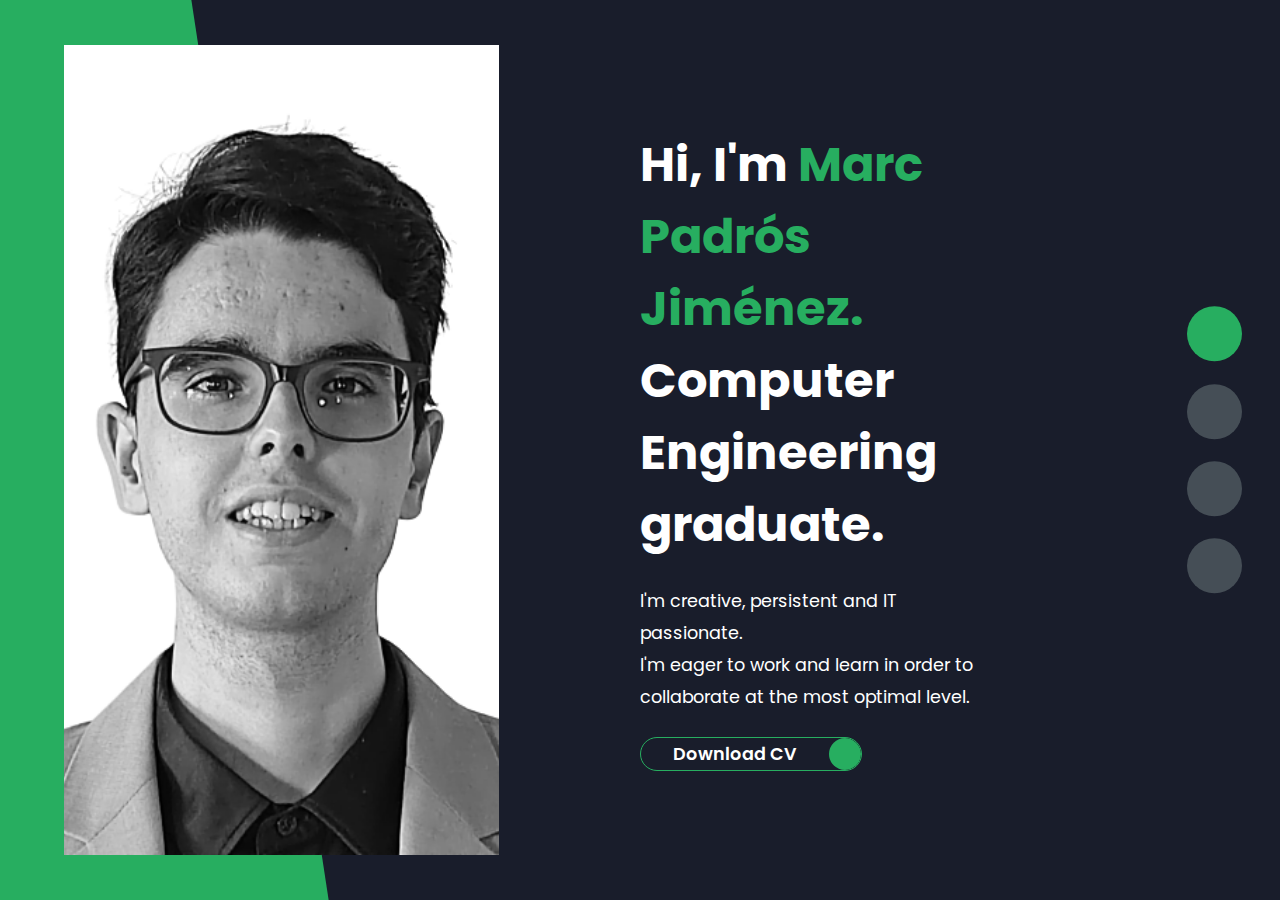
<file: index.html>
<!DOCTYPE html>
<html lang="en">
<head>
    <meta charset="UTF-8">
    <meta http-equiv="X-UA-Compatible" content="IE=edge">
    <meta name="viewport" content="width=device-width, initial-scale=1.0">
    <title>Marc Padrós Jiménez</title>

    <!-- display the icon/ favicon --> <!-- TODO: change logo-->
    <link rel="icon" href="https://png.pngtree.com/png-vector/20190330/ourmid/pngtree-vector-portfolio-icon-png-image_894919.jpg">
   
    <link rel="stylesheet" href="styles/styles.css">
    <link rel="preconnect" href="https://fonts.googleapis.com">
    <link rel="preconnect" href="https://fonts.gstatic.com" crossorigin>
    <link href="https://fonts.googleapis.com/css2?family=Poppins:wght@400;500;600;700;800&display=swap" rel="stylesheet">
    <link rel="stylesheet" href="https://cdnjs.cloudflare.com/ajax/libs/font-awesome/6.4.0/css/all.min.css" integrity="sha512-iecdLmaskl7CVkqkXNQ/ZH/XLlvWZOJyj7Yy7tcenmpD1ypASozpmT/E0iPtmFIB46ZmdtAc9eNBvH0H/ZpiBw==" crossorigin="anonymous" referrerpolicy="no-referrer" />
</head>
<body class="main-content">
    <header class="section sec1 header active" id="home">
        <div class="header-content">
            <div class="left-header">
                <div class="h-shape"></div>
                <div class="image">
                    <img src="img/avatar.jpg" alt="">
                </div>
            </div>
            <div class="right-header">
              <h1 class="name">
                Hi, I'm <span>Marc Padrós Jiménez.</span>
                Computer Engineering graduate.
              </h1> 
              <p>
                I'm creative, persistent and IT passionate.
                <br>
                I'm eager to work and learn in order to collaborate at the most optimal level.  
              </p>
              <div class="btn-con">
                <a href="/resources/PadrosJimenez_Curriculum_english.pdf" class="main-btn">
                    <span class="btn-text">Download CV</span>
                    <span class="btn-icon"><i class="fas fa-download"></i></span>
                  </a>
              </div>
            </div>
        </div>
    </header>
    <main>
        <section class="section sec2 about" id="about">
            <div class="main-title">
                <h2>About <span>me</span></h2>
            </div>
            <h4 class="timeline-title">Professional experience</h4>
            <div class="timeline">
                <div class="timeline-item">
                    <div class="tl-icon">
                        <i class="fas fa-briefcase"></i>
                    </div>
                    <p class="tl-duration">13-12-2022 to 13-01-2023</p>
                    <h5>Junior web developer (Employment contract) <span> - AlterEgo Web SLU, Vilafant, 17740, Girona</span></h5>
                    <p>
                        Collaboration in <i>responsive</i> projects using WordPress and Laravel.
                    </p>
                </div>
                <div class="timeline-item">
                    <div class="tl-icon">
                        <i class="fas fa-briefcase"></i>
                    </div>
                    <p class="tl-duration">08-07-2020 to 04-09-2020</p>
                    <h5>Programmer (Internship)<span> - Sistemes Informàtics ICON SL, Figueres, 17600, Girona</span></h5>
                    <p>
                        Database manipulation using Windows Server.<br><br> 
                        Set up a bot from the application Flow of Microsoft Teams.<br><br>
                        Collaboration in the responsive development of a mobile and web application.<br>
                        I used the framework ASP.NET Core and I programmed with the languages C#, HTML, CSS and JavaScript.
                    </p>
                </div>
            </div>
            <h4 class="timeline-title">Education</h4>
            <div class="timeline">
                <div class="timeline-item">
                    <div class="tl-icon">
                        <i class="fas fa-briefcase"></i>
                    </div>
                    <p class="tl-duration">2017-2022</p>
                    <h5>Bachelor's degree in Computer Science and Engineering <span> - Universitat de Girona</span></h5>
                    <p>
                        In my last year I specialized in Computer Engineering. <br>
                        My final degree project consisted in a research work about the analysis and image processing 
                        of chest radiographies in order to help in the detection of COVID-19 and lungs diseases.
                    </p>
                </div>
                <div class="timeline-item">
                    <div class="tl-icon">
                        <i class="fas fa-briefcase"></i>
                    </div>
                    <p class="tl-duration">2015-2017</p>
                    <h5>Upper Secondary School<span> - Institut Olivar Gran, Figueres, 17600, Girona </span></h5>
                    <p>
                        Technological field. 
                    </p>
                </div>
                <div class="timeline-item">
                    <div class="tl-icon">
                        <i class="fas fa-briefcase"></i>
                    </div>
                    <p class="tl-duration">2015-2017</p>
                    <h5>Compulsory Secondary Education<span> - Institut Olivar Gran, Figueres, 17600, Girona </span></h5>
                </div>
            </div>
        </section>
        <section class="section sec3 certificates" id="certificates">
            <div class="main-title">
                <h2>My <span>Certificates</span></h2>
            </div>
            <h4 class="timeline-title">Languages</h4>
            <div class="timeline">
                <div class="timeline-item">
                    <div class="tl-icon">
                        <i class="fas fa-language"></i>
                    </div>
                    <p class="tl-duration">2023</p>
                    <h5>English C1 <span> - Figueres Official School of Languages</span></h5>
                </div>
                <div class="timeline-item">
                    <div class="tl-icon">
                        <i class="fas fa-language"></i>
                    </div>
                    <p class="tl-duration">2015</p>
                    <h5>Delf B1 French</h5>
                </div>
                <div class="timeline-item">
                    <div class="tl-icon">
                        <i class="fas fa-language"></i>
                    </div>
                    <p class="tl-duration">2016</p>
                    <h5>English B1 Preliminary</h5>
                </div>
            </div>
            <h4 class="timeline-title">IT Certificates</h4>
            <div class="timeline">
                <div class="timeline-item">
                    <div class="tl-icon">
                        <i class="fas fa-certificate"></i>
                    </div>
                    <p class="tl-duration">TO-DO</p>
                    <h5>Introduction to Web Development with HTML5, CSS3, and JavaScript <span> - IBM </span></h5>
                    <p>
                       <a href="https://www.edx.org/course/introduction-to-cloud-development-with-html5-css3-and-javascript">Website</a> 
                    </p>
                </div>
                <div class="timeline-item">
                    <div class="tl-icon">
                        <i class="fas fa-certificate"></i>
                    </div>
                    <p class="tl-duration">TO-DO</p>
                    <h5>CS50's Web Programming with Python and JavaScript<span> - Harvard </span></h5>
                    <p>
                        <a href="https://www.edx.org/course/cs50s-web-programming-with-python-and-javascript">Website</a> 
                    </p>
                </div>
            </div>
        </section>
        <section class="section sec4 portfolio" id="portfolio">
            <div class="main-title">
                <h2>My <span>Portfolio</span></h2>
            </div>
            <div class="portfolios">
                <div class="portfolio-item">
                    <div class="image">
                        <img src="img/port1.jpg" alt="Portfolio">
                    </div>
                    <div class="hover-items">
                        <h3>This portfolio</h3>
                        <div class="icon">
                            <a href="https://github.com/Marctrix14/First-portfolio/" target="_blank"> <!-- "_blank" -> open the website in a new tab (pestaña)-->
                                <i class="fab fa-github"></i>
                            </a> 
                        </div>
                    </div>
                </div>
                <div class="portfolio-item">
                    <div class="image">
                        <img src="img/port2.jpg" alt="First Full stack web application">
                    </div>
                    <div class="hover-items">
                        <h3>Full stack web app</h3>
                        <div class="icon">
                            <a href="https://github.com/Marctrix14/FirstFullStackWebApp" target="_blank"> <!-- "_blank" -> open the website in a new tab (pestaña)-->
                                <i class="fab fa-github"></i>
                            </a> 
                        </div>
                    </div>
                </div>
                <div class="portfolio-item">
                    <div class="image">
                        <img src="img/port-tfg.png" alt="Illustration of my Final degree project">
                    </div>
                    <div class="hover-items">
                        <h3>Final Degree Project</h3>
                        <div class="icon">
                            <a href="https://github.com/Marctrix14/TFG_Covid" target="_blank"> <!-- "_blank" -> open the website in a new tab (pestaña)-->
                                <i class="fab fa-github"></i>
                            </a> 
                        </div>
                    </div>
                </div>
            </div>
        </section>

    </main>

    <div class="controls">
        <div class="control active-btn" data-id="home" >
            <i class="fas fa-home"></i>
        </div>
        <div class="control" data-id="about">
            <i class="fas fa-user"></i>
        </div>
        <div class="control" data-id="certificates">
            <i class="fas fa-certificate"></i>
        </div>
        <div class="control" data-id="portfolio">
            <i class="fas fa-briefcase"></i>
        </div>
    </div>
    
    <script src="app.js"></script>
</body>
</html>
</file>
<file: styles/styles.css>
* {
  margin: 0;
  padding: 0;
  box-sizing: border-box;
  list-style: none;
}

:root {
  --color-primary: #191d2b;
  --color-secondary: #27AE60;
  --color-white: #FFFFFF;
  --color-black: #000;
  --color-grey0: #f8f8f8;
  --color-grey-1: #dbe1e8;
  --color-grey-2: #b2becd;
  --color-grey-3: #6c7983;
  --color-grey-4: #454e56;
  --color-grey-5: #2a2e35;
  --color-grey-6: #12181b;
  --br-sm-2: 14px;
  --box-shadow-1: 0 3px 15px rgba(0,0,0,,.2);
}

body {
  background-color: var(--color-primary);
  font-family: "Poppins", sans-serif;
  font-size: 1.1rem;
  color: var(--color-white);
  transition: all 0.4s ease-in-out;
}

a {
  display: inline-block;
  text-decoration: none;
  color: inherit;
  font-family: inherit;
}

header {
  height: 100vh;
  color: var(--color-white);
  overflow: hidden;
}

section {
  min-height: 100vh;
  width: 100%;
  position: absolute;
  left: 0;
  top: 0;
  padding: 3rem 18rem;
}

.section {
  transform: translateY(-100%) scale(0);
  transition: all 0.4s ease-in-out;
  background-color: var(--color-primary);
}

/* removable * TODO */
.sec1 {
  display: none;
  transform: translateY(0) scale(1);
}

.sec2 {
  display: none;
  transform: translateY(0) scale(1);
}

.sec3 {
  display: none;
  transform: translateY(0) scale(1);
}

.sec4 {
  display: none;
  transform: translateY(0) scale(1);
}

.active {
  display: block;
  animation: scaleAnim 1s ease-in-out;
}
@keyframes scaleAnim {
  0% {
    transform: translateY(-100%) scaleY(0);
  }
  100% {
    transform: translateY(0) scaleY(1);
  }
}

.controls {
  position: fixed;
  z-index: 10;
  top: 50%;
  right: 3%;
  display: flex;
  flex-direction: column;
  align-items: center;
  justify-content: center;
  transform: translateY(-50%);
}
.controls .active-btn {
  background-color: var(--color-secondary) !important;
  transition: all 0.4s ease-in-out;
}
.controls .active-btn i {
  color: var(--color-white) !important;
}
.controls .control {
  padding: 1rem;
  cursor: pointer;
  background-color: var(--color-grey-4);
  width: 55px;
  height: 55px;
  border-radius: 50%;
  display: flex;
  flex-direction: column;
  align-items: center;
  margin: 0.7rem 0;
  box-shadow: var(--box-shadow-1);
}
.controls .control i {
  font-size: 1.2rem;
  color: var(--color-grey-2);
  pointer-events: none;
}

.header-content {
  display: grid;
  grid-template-columns: repeat(2, 1fr);
  height: 100%;
}
.header-content .left-header {
  display: flex;
  align-items: center;
  position: relative;
}
.header-content .left-header .h-shape {
  transition: all 0.4s ease-in-out;
  width: 65%;
  height: 100%;
  background-color: var(--color-secondary);
  position: absolute;
  left: 0;
  top: 0;
  z-index: -1;
  -webkit-clip-path: polygon(0 0, 46% 0, 79% 100%, 0% 100%);
          clip-path: polygon(0 0, 46% 0, 79% 100%, 0% 100%);
}
.header-content .left-header .image {
  border-radius: var(--br-sm-2);
  height: 90%;
  width: 68%;
  margin-left: 4rem;
  background-color: var(--color-black);
  transition: all 0.4s ease-in-out;
}
.header-content .left-header .image img {
  width: 100%;
  height: 100%;
  -o-object-fit: cover;
     object-fit: cover;
  transition: all 0.4s ease-in-out;
  filter: grayscale(100%);
}
.header-content .left-header .image img:hover {
  filter: grayscale(0);
}
.header-content .right-header {
  display: flex;
  flex-direction: column;
  justify-content: center;
  padding-right: 18rem;
}
.header-content .right-header .name {
  font-size: 3rem;
}
.header-content .right-header .name span {
  color: var(--color-secondary);
}
.header-content .right-header p {
  margin: 1.5rem 0;
  line-height: 2rem;
}

/* About */
/** timeline **/
.timeline-title {
  text-transform: uppercase;
  font-size: 1.4rem;
  text-align: center;
  padding: 3.5rem 0;
  position: relative;
}
.timeline-title::before {
  content: "";
  position: absolute;
  left: 50%;
  top: 0;
  width: 40%;
  height: 1px;
  background-color: var(--color-grey-5);
  transform: translateX(-50%);
}

.timeline {
  display: grid;
  grid-template-columns: repeat(2, 1fr);
  grid-gap: 2rem;
  padding-bottom: 3rem;
}
.timeline .timeline-item {
  position: relative;
  padding-left: 3rem;
  border-left: 1px solid var(--color-grey-5);
}
.timeline .timeline-item .tl-icon {
  position: absolute;
  left: -27px;
  top: 0;
  background-color: var(--color-secondary);
  width: 50px;
  height: 50px;
  border-radius: 50%;
  display: flex;
  align-items: center;
  justify-content: center;
}
.timeline .timeline-item .tl-icon i {
  font-size: 1.3rem;
}
.timeline .timeline-item .tl-duration {
  padding: 0.2rem 0.6rem;
  background-color: var(--color-grey-5);
  border-radius: 15px;
  display: inline-block;
  font-size: 0.8rem;
  text-transform: uppercase;
  font-weight: 500;
}
.timeline .timeline-item h5 {
  padding: 1rem 0;
  text-transform: uppercase;
  font-size: 1.3rem;
  font-weight: 600;
}
.timeline .timeline-item h5 span {
  color: var(--color-grey-2);
  font-weight: 500;
  font-size: 1.2rem;
}
.timeline .timeline-item p {
  color: var(--color-grey-2);
}

/* Portfolios */
.port-intro .certificates-intro {
  padding: 2rem 0;
  text-align: center;
}

.portfolios {
  display: grid;
  grid-template-columns: repeat(3, 1fr);
  grid-gap: 2rem;
  margin-top: 3rem;
}
.portfolios .portfolio-item {
  position: relative;
  border-radius: 15px;
}
.portfolios .portfolio-item img {
  width: 100%;
  height: 300px;
  -o-object-fit: cover;
     object-fit: cover;
  border-radius: 15px;
}
.portfolios .portfolio-item .hover-items {
  width: 100%;
  height: 100%;
  background-color: var(--color-secondary);
  position: absolute;
  left: 0;
  top: 0;
  border-radius: 15px;
  display: flex;
  justify-content: center;
  align-items: center;
  flex-direction: column; /* The direction in which lines of text are stacked */
  opacity: 0;
  transform: scale(0);
}
.portfolios .portfolio-item .hover-items h3 {
  font-size: 1.5rem;
  color: var(--color-white);
  margin-bottom: 1.5rem;
}
.portfolios .portfolio-item .hover-items .icon {
  background-color: var(--color-primary);
  border-radius: 50%;
  width: 50px;
  height: 50px;
  display: flex;
  justify-content: center;
  align-items: center;
  margin: 0 1rem;
  cursor: pointer;
  transition: all 0.4s ease-in-out;
}
.portfolios .portfolio-item .hover-items .icon i {
  font-size: 1.5rem;
  color: var(--color-white);
  margin: 0 1rem;
}
.portfolios .portfolio-item .hover-items .icon:hover {
  background-color: var(--color-white);
}
.portfolios .portfolio-item .hover-items .icon:hover i {
  color: var(--color-primary);
}

.portfolio-item:hover .hover-items {
  opacity: 1;
  transform: scale(1);
}

.btn-con {
  display: flex;
  align-self: flex-start;
}

.main-btn {
  border-radius: 30px;
  color: inherit;
  font-weight: 600;
  position: relative;
  border: 1px solid var(--color-secondary);
  display: flex;
  align-self: flex-start;
  align-items: center;
  overflow: hidden;
}
.main-btn .btn-text {
  padding: 0 2rem;
}
.main-btn .btn-icon {
  background-color: var(--color-secondary);
  display: flex;
  align-items: center;
  justify-content: center;
  border-radius: 50%;
  padding: 1rem;
}
.main-btn::before {
  content: "";
  position: absolute;
  top: 0;
  right: 0;
  transform: translateX(100%);
  transition: all 0.4s ease-out;
  z-index: -1;
}
.main-btn:hover::before {
  width: 100%;
  height: 100%;
  background-color: var(--color-secondary);
  transform: translateX(0);
}

.main-title {
  text-align: center;
}
.main-title h2 {
  position: relative;
  text-transform: uppercase;
  font-size: 4rem;
  font-weight: 700;
}
.main-title h2 span {
  color: var(--color-secondary);
}

/* footer */
footer {
  background-color: #293047;
  position: absolute;
  margin-top: auto;
  text-align: center;
  width: 100%;
  height: 3rem;
  bottom: 0;
}
footer .footer-item {
  display: inline-block;
}
footer .footer-item i {
  font-size: 25px;
}
footer .footer-item mail {
  display: inline-block;
}/*# sourceMappingURL=styles.css.map */
</file>
